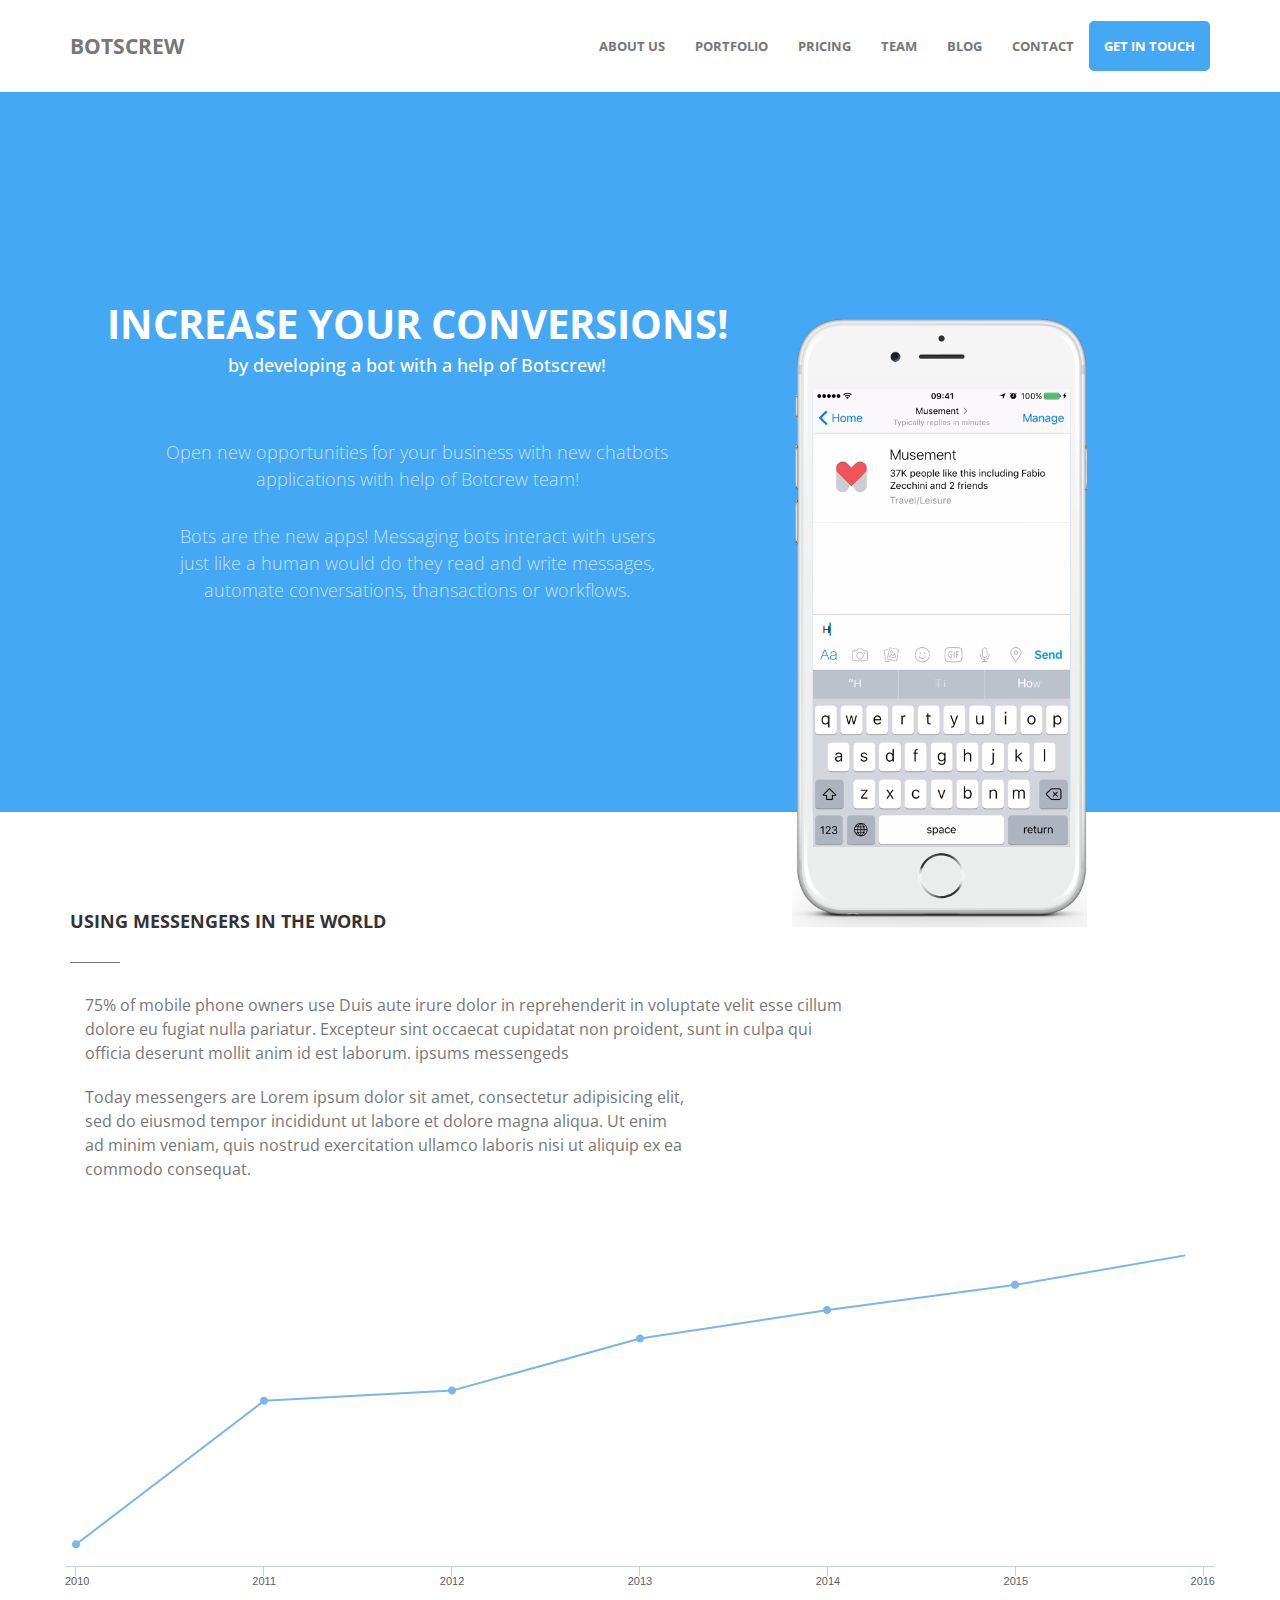
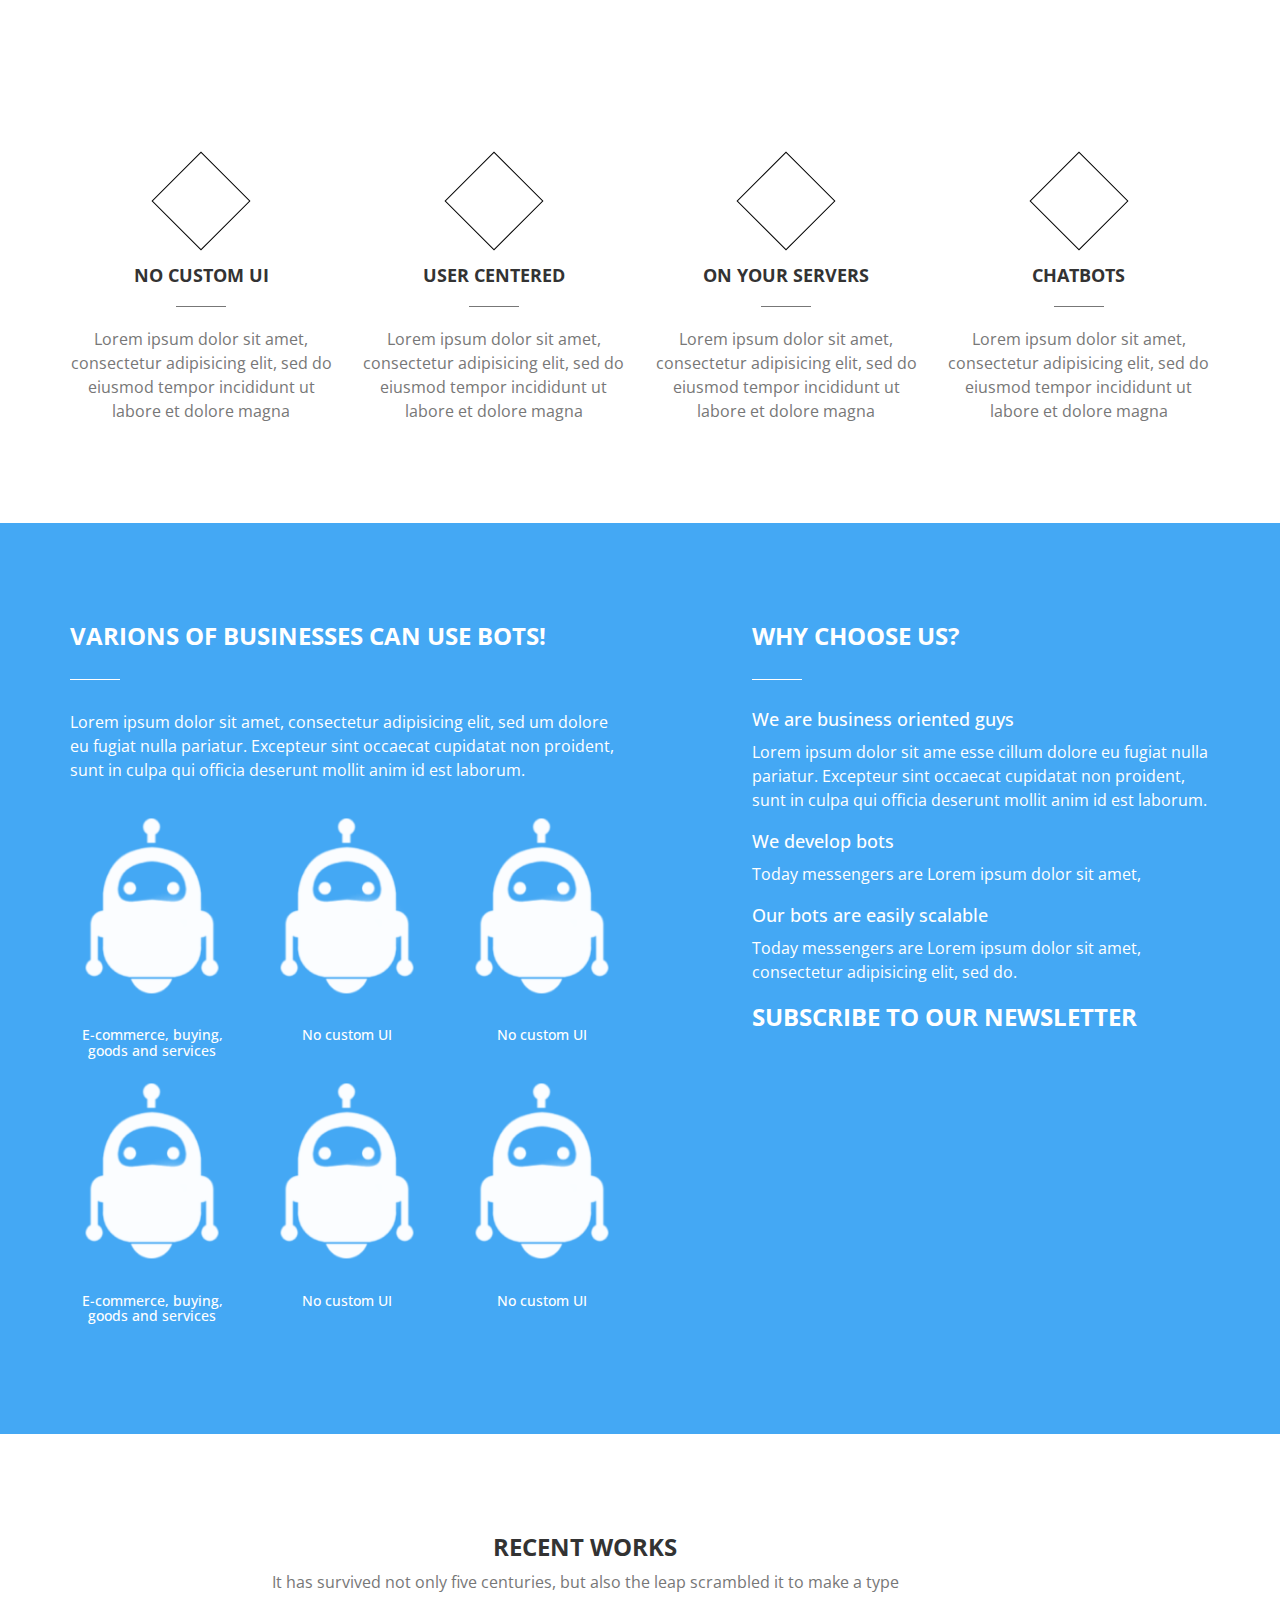
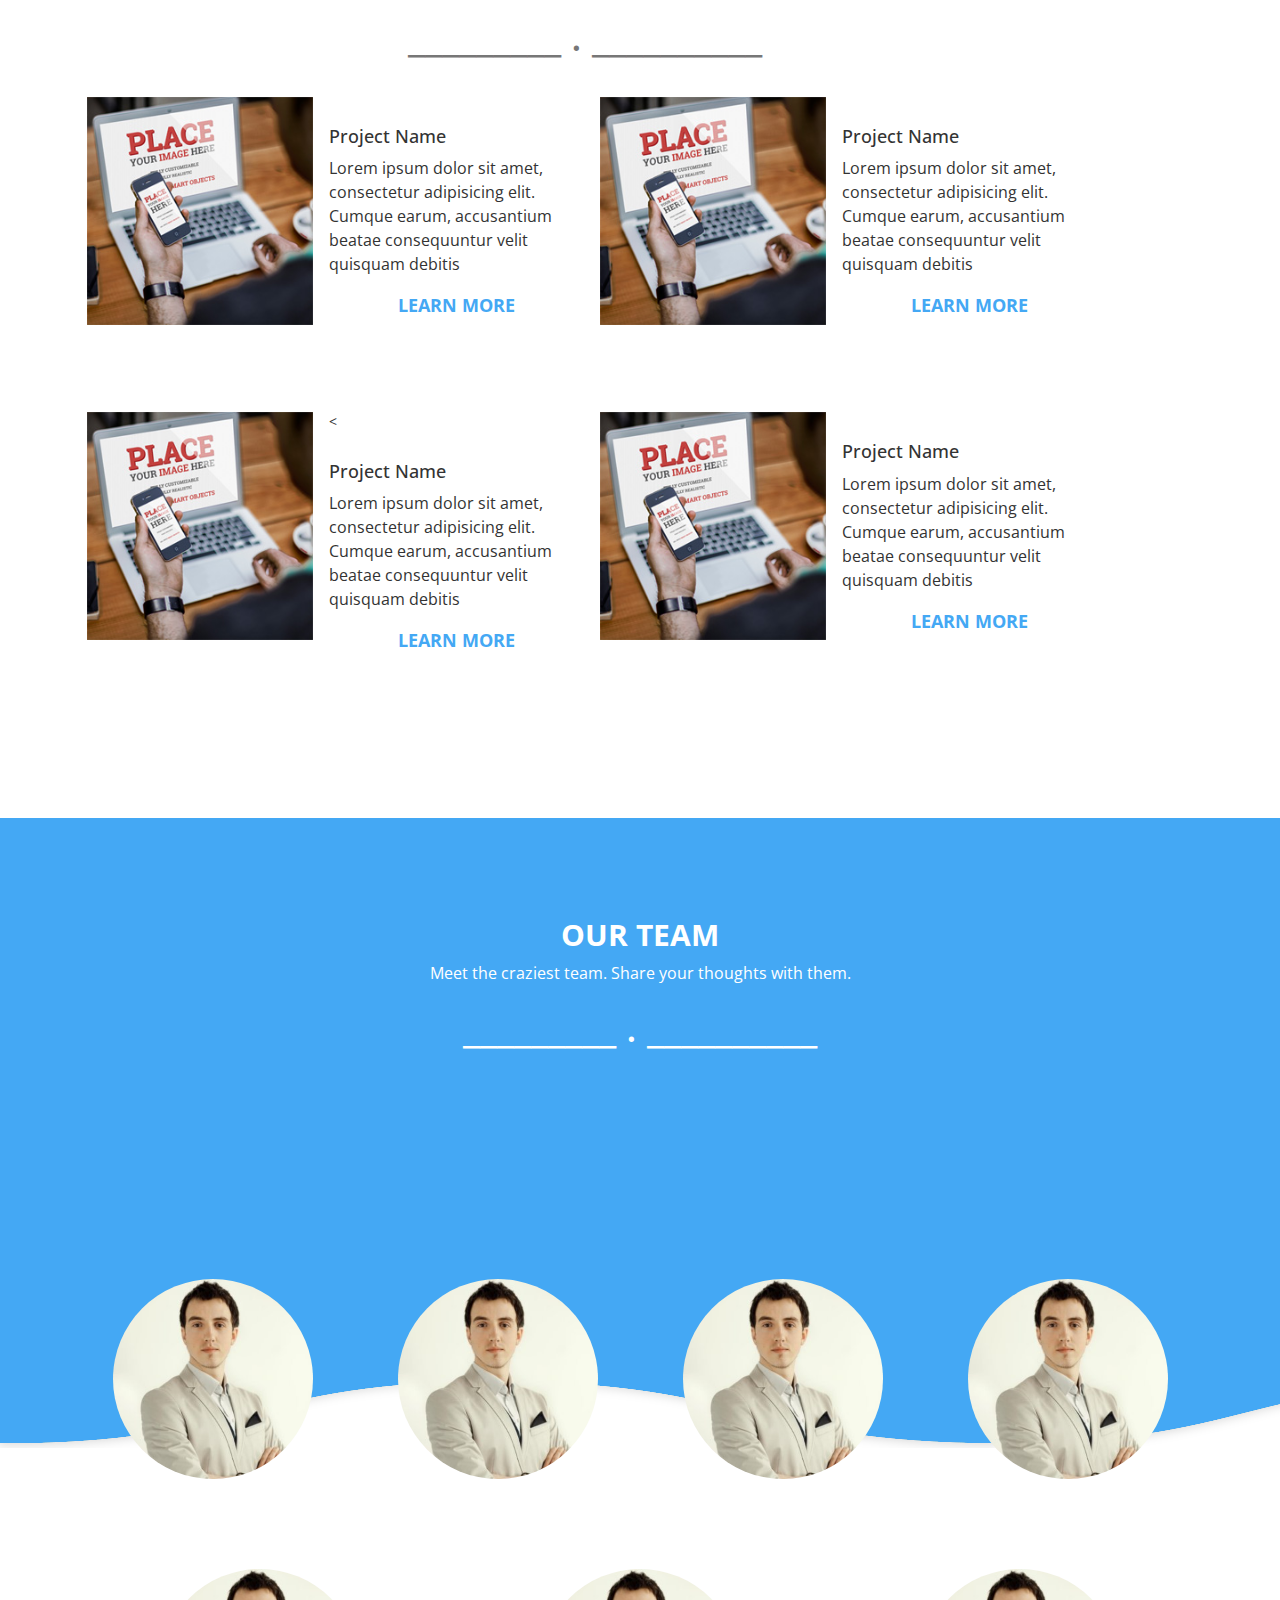
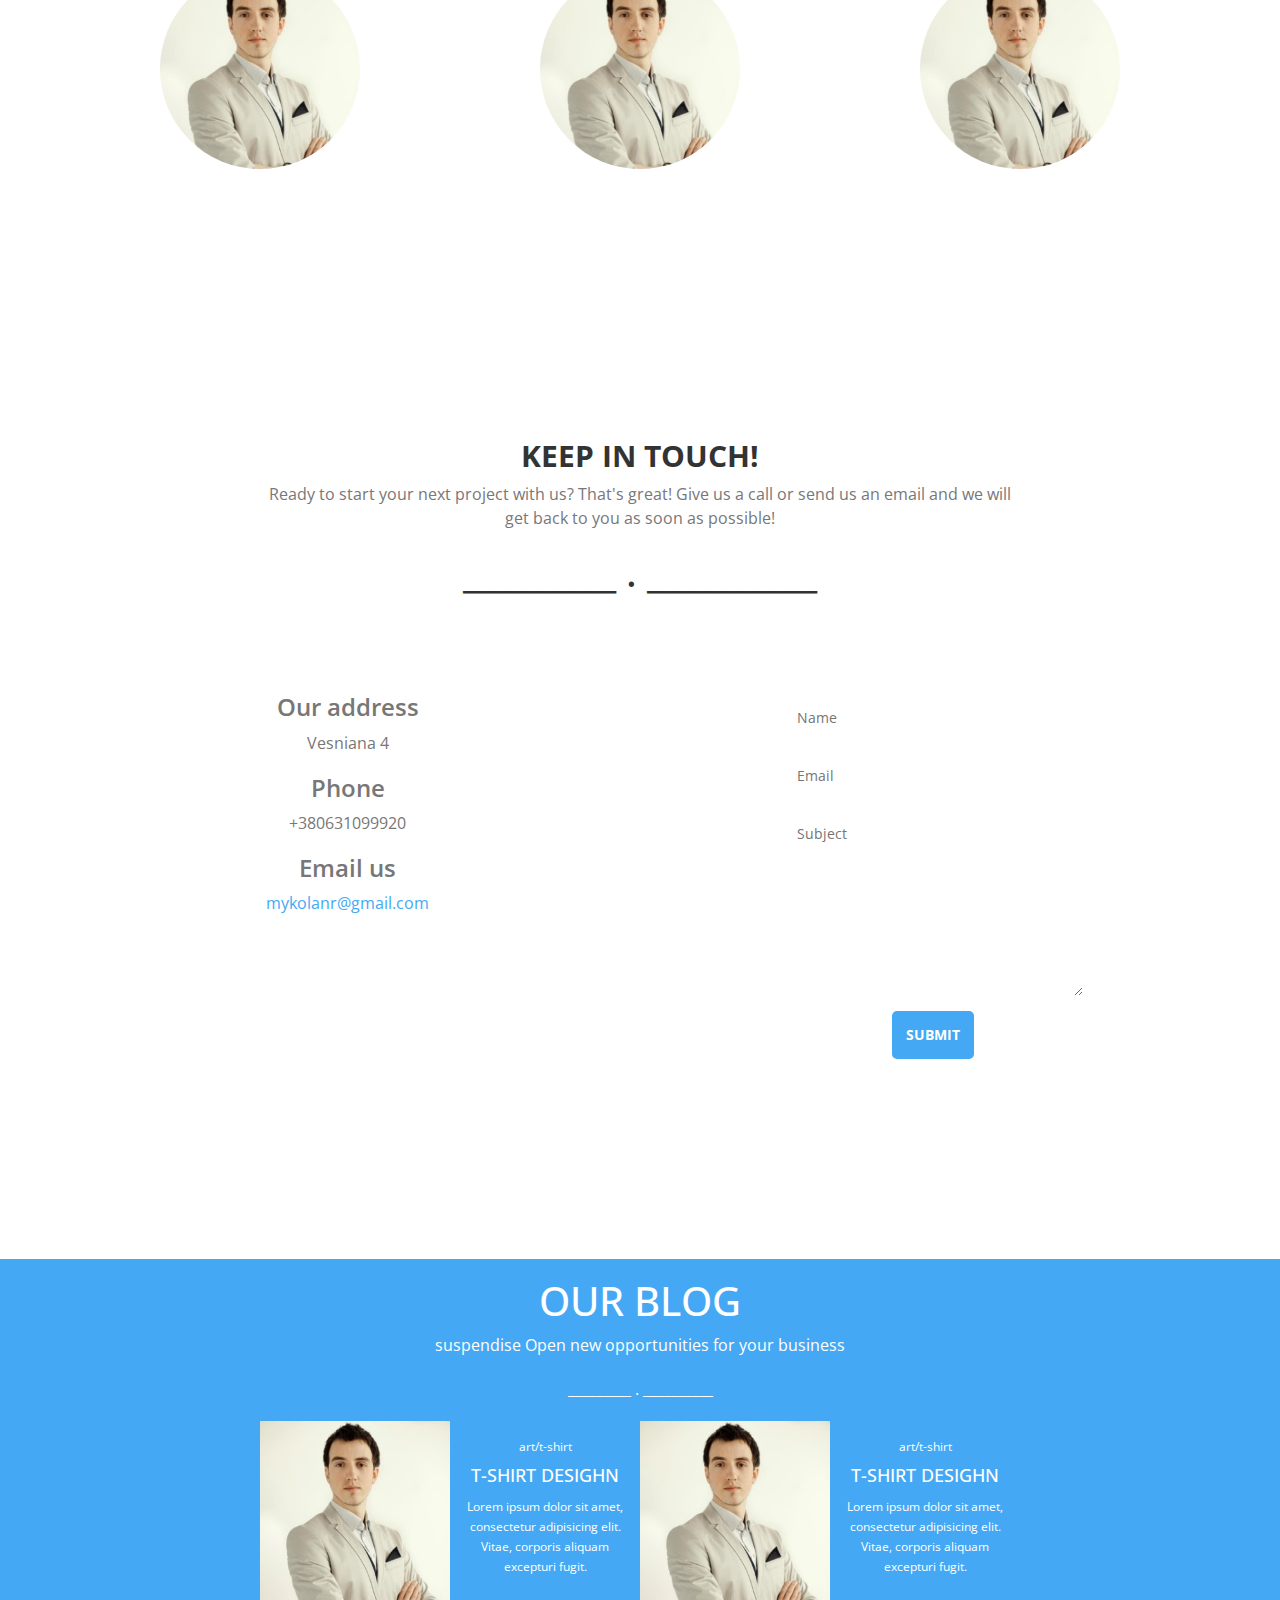
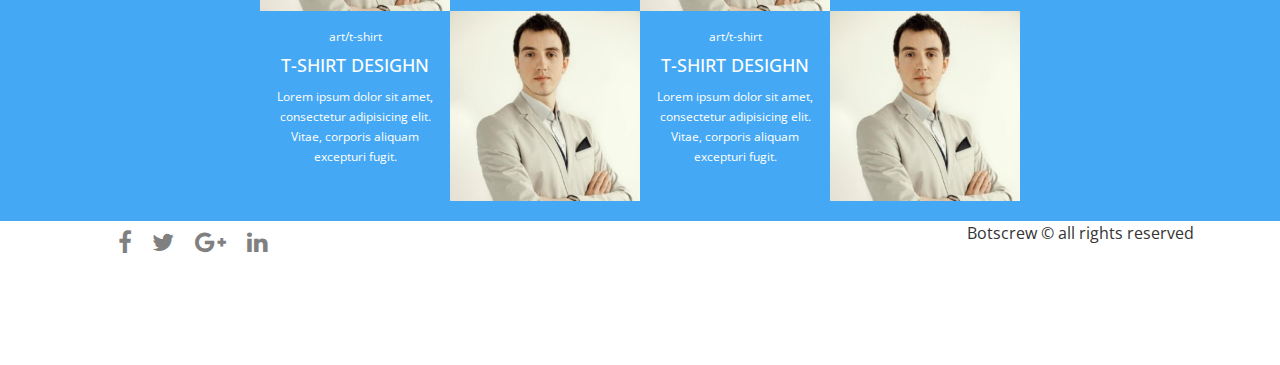
<file: Site/index.html>
<!DOCTYPE html>

<html lang="en"><head><meta http-equiv="Content-Type" content="text/html; charset=UTF-8">

    
    <meta http-equiv="X-UA-Compatible" content="IE=edge">
    <meta name="viewport" content="width=device-width, initial-scale=1">
    <meta name="description" content="">
    <meta name="author" content="">

    <title>BotsCrew</title>

    <!-- Custom Fonts -->
    <link href="./css/css" rel="stylesheet" type="text/css">
    <link href="./css/css(1)" rel="stylesheet" type="text/css">
    <link rel="stylesheet" href="./css/font-awesome.min.css" type="text/css">
    <link href="https://fonts.googleapis.com/css?family=Open+Sans:700" rel="stylesheet">

    <!-- Plugin CSS -->
    <link rel="stylesheet" href="./css/animate.min.css" type="text/css">

    <!-- Custom CSS -->
    <link rel="stylesheet" href="./css/main.css" type="text/css">
    <link rel="stylesheet" href="./css/waves.css" type="text/css">

    <!-- HTML5 Shim and Respond.js IE8 support of HTML5 elements and media queries -->
    <!-- WARNING: Respond.js doesn't work if you view the page via file:// -->
    <!--[if lt IE 9]>
        <script src="https://oss.maxcdn.com/libs/html5shiv/3.7.0/html5shiv.js"></script>
        <script src="https://oss.maxcdn.com/libs/respond.js/1.4.2/respond.min.js"></script>
    <![endif]-->

</head>


<body id="page-top">

  <nav id="header-bar" class="navbar navbar-default">
    <div class="container">
        <!-- Brand and toggle get grouped for better mobile display -->
        <div class="navbar-header">
            <button type="button" class="navbar-toggle collapsed" data-toggle="collapse" data-target="#bs-example-navbar-collapse-1">
                <span class="sr-only">Toggle navigation</span>
                <span class="icon-bar"></span>
                <span class="icon-bar"></span>
                <span class="icon-bar"></span>
            </button>
            <a class="navbar-brand page-scroll" href="https://mykolat.github.io/botsCrew/#page-top">BotsCrew</a>
        </div>

        <!-- Collect the nav links, forms, and other content for toggling -->
        <div class="collapse navbar-collapse" id="bs-example-navbar-collapse-1">
            <ul class="nav navbar-nav navbar-right">
                <li>
                    <a class="page-scroll" href="https://mykolat.github.io/botsCrew/#about">About us</a>
                </li>
                <li>
                    <a class="page-scroll" href="https://mykolat.github.io/botsCrew/#portfolio">Portfolio</a>
                </li>
                <li>
                    <a class="page-scroll" href="https://mykolat.github.io/botsCrew/#pricing">Pricing</a>
                </li>
                <li>
                    <a class="page-scroll" href="https://mykolat.github.io/botsCrew/#team">Team</a>
                </li>
                <li>
                    <a class="page-scroll" href="https://mykolat.github.io/botsCrew/#blog">Blog</a>
                </li>
                <li>
                    <a class="page-scroll" href="https://mykolat.github.io/botsCrew/#contact">Contact</a>
                </li>
                <li>
                    <a href="https://mykolat.github.io/botsCrew/#" class="button special">Get in touch</a>
                </li>
            </ul>
        </div>
    </div>
    <!-- /.container-fluid -->
</nav>

  <header>
    <div class="container">
        <div class="header-content row">
            <div class="header-content-inner container">
                <div class="col-md-7 pull-down">
                    <h1 style="font-size: 40px;">INCREASE YOUR CONVERSIONS!</h1>
                    <h4>by developing a  bot with a help of Botscrew!</h4>
                    <hr>
                    <p>Open new opportunities for your business with new chatbots applications with help of Botcrew team!</p>
                    <p>Bots are the new apps! Messaging bots interact with users just like a human would do they read and write messages, automate conversations, thansactions or workflows.</p>
                    <div class="fb-messengermessageus" 
                      messenger_app_id="APP_ID" 
                      page_id="PAGE_ID"
                      color="blue"
                      size="standard" >
                    </div>

                    <div class="btn fb-messengermessageus" messenger_app_id="532160876956612" page_id="325867517606997" color="white" size="xlarge"> </div>
                </div>
                <div class="col-md-4">
                    <div class="iphone-frame hidden-sm hidden-xs">
                            <video width="260" autoplay="" loop="" muted="">
                            <source src="video/MusementBot.mp4" type="video/mp4">
                            <source src="video/Avel.ogg" type="video/ogg"> Your browser does not support the video tag. </video>
                    </div>
                    </div>
                </div>
            </div>
        </div>
    
</header>



   <section id="about">
    <div class="container">
        <div class="row">
            <div class="col-lg-10 ">
                <h4 class="section-heading">Using messengers in the world</h4>
                <hr class="light light--pull-left">
                <p class="col-lg-10 text-muted">75% of mobile phone owners use Duis aute irure dolor in reprehenderit in voluptate velit esse cillum dolore eu fugiat nulla pariatur. Excepteur sint occaecat cupidatat non proident, sunt in culpa qui officia deserunt mollit anim id est
                    laborum. ipsums messengeds</p>
                <p class="col-lg-8 text-muted">Today messengers are Lorem ipsum dolor sit amet, consectetur adipisicing elit, sed do eiusmod tempor incididunt ut labore et dolore magna aliqua. Ut enim ad minim veniam, quis nostrud exercitation ullamco laboris nisi ut aliquip ex ea
                    commodo consequat.</p>
            </div> 
             <div class="" id="graphic" style="min-width: 310px; height: 400px; margin: 0 auto 20%">
           </div>           
    </div>
</section>

  <section id="services">
    <div class="container">
        <div class="row">
            <div class="col-lg-3 col-md-6 text-center">
                <div class="service-box">
                    <div class="box-image ">
                        <div><i class="fa fa-2x  fa-eye wow bounceIn text-primary" style="visibility: hidden; animation-name: none;"></i> </div>
                    </div>
                    <h4>No custom UI</h4>
                    <hr class="light">
                    <p class="text-muted">Lorem ipsum dolor sit amet, consectetur adipisicing elit, sed do eiusmod tempor incididunt ut labore et dolore magna </p>
                </div>
            </div>
            <div class="col-lg-3 col-md-6 text-center">
                <div class="service-box">
                    <div class="box-image ">
                        <div> <i class="fa fa-2x  fa-heart-o wow bounceIn text-primary" data-wow-delay=".1s" style="visibility: hidden; animation-delay: 0.1s; animation-name: none;"></i> </div>
                    </div>
                    <h4>User centered</h4>
                    <hr class="light">
                    <p class="text-muted">Lorem ipsum dolor sit amet, consectetur adipisicing elit, sed do eiusmod tempor incididunt ut labore et dolore magna </p>
                </div>
            </div>
            <div class="col-lg-3 col-md-6 text-center">
                <div class="service-box">
                    <div class="box-image ">
                        <div><i class="fa fa-2x fa-server wow bounceIn text-primary" data-wow-delay=".2s" style="visibility: hidden; animation-delay: 0.2s; animation-name: none;"></i></div>
                    </div>
                    <h4>On your servers</h4>
                    <hr class="light">
                    <p class="text-muted">Lorem ipsum dolor sit amet, consectetur adipisicing elit, sed do eiusmod tempor incididunt ut labore et dolore magna </p>
                </div>
            </div>
            <div class="col-lg-3 col-md-6 text-center">
                <div class="service-box">
                    <div class="box-image ">
                        <div><i class="fa fa-2x  fa-keyboard-o wow bounceIn text-primary" data-wow-delay=".3s" style="visibility: hidden; animation-delay: 0.3s; animation-name: none;"></i></div>
                    </div>
                    <h4>Chatbots</h4>
                    <hr class="light">
                    <p class="text-muted">Lorem ipsum dolor sit amet, consectetur adipisicing elit, sed do eiusmod tempor incididunt ut labore et dolore magna </p>
                </div>
            </div>
        </div>
    </div>
</section>


  <section id="about" class="bg-primary">
    <div class="container">
        <div class="row">
            <div class="col-md-6">
                <h3 class="section-heading">Varions of businesses can use bots!</h3>
                <hr class="light light--inverse light--pull-left">
                <p>Lorem ipsum dolor sit amet, consectetur adipisicing elit, sed um dolore eu fugiat nulla pariatur. Excepteur sint occaecat cupidatat non proident, sunt in culpa qui officia deserunt mollit anim id est laborum.</p>
                <div class="row">
    <div class="col-lg-4 col-md-6 text-center">
        <div class="box">
            <div class="box__robot"><i class="fa fa-2x fa-shopping-cart wow bounceIn text-primary" style="visibility: hidden; animation-name: none;"></i></div>
            <h5>E-commerce, buying, goods and services</h5> </div>
    </div>
    <div class="col-lg-4 col-md-6 text-center">
        <div class="box">
            <div class="box__robot"><i class="fa fa-2x fa-shopping-cart wow bounceIn text-primary" style="visibility: hidden; animation-name: none;"></i></div>
            <h5>No custom UI</h5>
        </div>
    </div>
    <div class="col-lg-4 col-md-6 text-center">
        <div class="box">
          <div class="box__robot"><i class="fa fa-2x fa-shopping-cart wow bounceIn text-primary" style="visibility: hidden; animation-name: none;"></i></div>
            <h5>No custom UI</h5>
        </div>
    </div>
</div>

<div class="row">
    <div class="col-lg-4 col-md-6 text-center">
          <div class="box">
            <div class="box__robot"><i class="fa fa-2x fa-shopping-cart wow bounceIn text-primary" style="visibility: hidden; animation-name: none;"></i></div>
            <h5>E-commerce, buying, goods and services</h5> </div>
    </div>
    <div class="col-lg-4 col-md-6 text-center">
        <div class="box">
            <div class="box__robot"><i class="fa fa-2x fa-shopping-cart wow bounceIn text-primary" style="visibility: hidden; animation-name: none;"></i></div>
            <h5>No custom UI</h5>
        </div>
    </div>
    <div class="col-lg-4 col-md-6 text-center">
        <div class="box">
            <div class="box__robot">
                <i class="fa fa-2x fa-shopping-cart wow bounceIn text-primary" style="visibility: hidden; animation-name: none;"></i>
            </div>
            <h5>No custom UI</h5>
        </div>
    </div>
</div>


            </div>
            <div class="col-md-5 col-md-offset-1">
                <h3 class="section-heading">Why choose us?</h3>
                <hr class="light light--inverse light--pull-left">
                <h4>We are business oriented guys</h4>
                <p>Lorem ipsum dolor sit ame esse cillum dolore eu fugiat nulla pariatur. Excepteur sint occaecat cupidatat non proident, sunt in culpa qui officia deserunt mollit anim id est laborum.</p>
                <h4>We develop bots</h4>
                <p>Today messengers are Lorem ipsum dolor sit amet, </p>
                <h4>Our bots are easily scalable</h4>
                <p>Today messengers are Lorem ipsum dolor sit amet, consectetur adipisicing elit, sed do.</p>
                <h3 class="section-heading">Subscribe to our newsletter</h3> </div>
        </div>
</div></section>

  <section id="portfolio">
    <div class="container-fluid">

        <div class="row container">

                <h3 class="section-heading text-center">Recent works</h3>
                <p class="text-muted text-center">It has survived not only five centuries, but also the leap scrambled it to make a type</p>
                <h1 class="text-muted text-center"> _________  .   __________</h1>            
        </div>
            

        <div class="row container">
            <div class="col-lg-6 col-sm-6 portfolio-item-left">
                <div class="col-lg-6">
                    <img src="./img/1.jpg" class="img-responsive" alt="">
                </div>
                    <div class="portfolio-box-caption">
                        <div class="portfolio-box-caption-content">
                            <div class="project-category text-faded">
                                Category
                            </div>
                            <div class="project-name">
                                <h4>Project Name</h4>
                                <p>Lorem ipsum dolor sit amet, consectetur adipisicing elit. Cumque earum, accusantium beatae consequuntur velit quisquam debitis</p>
                                <a href=""><h4 class="text-center text-uppercase"><b>learn more</b></h4></a>
                            </div>
                        </div>
                    </div>
            </div>
            <div class="col-lg-6 col-sm-6 portfolio-item-right">
                 <div class="col-lg-6">
                    <img src="./img/1.jpg" class="img-responsive" alt="">
                </div>
                    <div class="portfolio-box-caption">
                        <div class="portfolio-box-caption-content">
                            <div class="project-category text-faded">
                                Category
                            </div>
                            <div class="project-name">
                                <h4>Project Name</h4>
                                <p>Lorem ipsum dolor sit amet, consectetur adipisicing elit. Cumque earum, accusantium beatae consequuntur velit quisquam debitis</p>
                                <a href=""><h4 class="text-center text-uppercase"><b>learn more</b></h4></a>
                            </div>
                        </div>
                    </div>
            </div>
            <div class="col-lg-6 col-sm-6 portfolio-item-left">
                < <div class="col-lg-6">
                    <img src="./img/1.jpg" class="img-responsive" alt="">
                </div>
                    <div class="portfolio-box-caption">
                        <div class="portfolio-box-caption-content">
                            <div class="project-category text-faded">
                                Category
                            </div>
                            <div class="project-name">
                                <h4>Project Name</h4>
                                <p>Lorem ipsum dolor sit amet, consectetur adipisicing elit. Cumque earum, accusantium beatae consequuntur velit quisquam debitis</p>
                                <a href=""><h4 class="text-center text-uppercase"><b>learn more</b></h4></a>
                            </div>
                        </div>
                    </div>
            </div>
            <div class="col-lg-6 col-sm-6 portfolio-item-right">
               <div class="col-lg-6">
                    <img src="./img/1.jpg" class="img-responsive" alt="">
                </div>
                    <div class="portfolio-box-caption">
                        <div class="portfolio-box-caption-content">
                            <div class="project-category text-faded">
                                Category
                            </div>
                            <div class="project-name">
                                <h4>Project Name</h4>
                                <p>Lorem ipsum dolor sit amet, consectetur adipisicing elit. Cumque earum, accusantium beatae consequuntur velit quisquam debitis</p>
                                <a href=""><h4 class="text-center text-uppercase"><b>learn more</b></h4></a>
                            </div>
                        </div>
                    </div>
            </div>
           
        </div>
    </div>
</section>

  <section id="team" class="bg-primary">
    <div class="container">
        <!-- <div class="row"> -->
        <div class="col-lg-8 col-lg-offset-2 text-center">
            <h2 class="section-heading">Our team</h2>           
            <p>Meet the craziest team. Share your thoughts with them.</p>
            <h1 class="text-center light light--inverse"> _________  .   __________</h1> 
        </div>
        <!-- </div> -->
    </div>
    <div class="waves">
        <div class="wave bottom-wave"></div>
    </div>
</section>
<section class="team-members">
    <div class="container">
        <div class="col-md-3">
            <div class="box--member box booties booties--first">
                <div class="box__image"> <img src="./img/ivan.jpg" alt="member">
                    <!-- <img class="fun" src="img/team/ivan_fun.jpg" alt="member"> -->
                    <div class="box__hover">
                        <div class="box__text">
                            <div class="box__text-name">Ivan</div>
                            <div class="bot__text-row">CEO</div>
                        </div>
                    </div>
                </div>
            </div>
        </div>
        <div class="col-md-3">
            <div class="box--member box booties booties--second">
                <div class="box__image"> <img src="./img/ivan.jpg" alt="member">
                    <!-- <img class="fun" src="img/team/ivan_fun.jpg" alt="member"> -->
                    <div class="box__hover">
                        <div class="box__text">
                            <div class="box__text-name">Ivan</div>
                            <div class="bot__text-row">CEO</div>
                        </div>
                    </div>
                </div>
            </div>
        </div>
        <div class="col-md-3">
            <div class="box--member box booties booties--third">
                <div class="box__image"> <img src="./img/ivan.jpg" alt="member">
                    <!-- <img class="fun" src="img/team/ivan_fun.jpg" alt="member"> -->
                    <div class="box__hover">
                        <div class="box__text">
                            <div class="box__text-name">Ivan</div>
                            <div class="bot__text-row">CEO</div>
                        </div>
                    </div>
                </div>
            </div>
        </div>
        <div class="col-md-3">
            <div class="box--member box booties booties--last">
                <div class="box__image"> <img src="./img/ivan.jpg" alt="member">
                    <!-- <img class="fun" src="img/team/ivan_fun.jpg" alt="member"> -->
                    <div class="box__hover">
                        <div class="box__text">
                            <div class="box__text-name">Ivan</div>
                            <div class="bot__text-row">CEO</div>
                        </div>
                    </div>
                </div>
            </div>
        </div>
        <div class="col-md-4">
            <div class="box--member box">
                <div class="box__image"> <img src="./img/ivan.jpg" alt="member">
                    <!-- <img class="fun" src="img/team/ivan_fun.jpg" alt="member"> -->
                    <div class="box__hover">
                        <div class="box__text">
                            <div class="box__text-name">Ivan</div>
                            <div class="bot__text-row">CEO</div>
                        </div>
                    </div>
                </div>
            </div>
        </div>
        <div class="col-md-4">
            <div class="box--member box">
                <div class="box__image"> <img src="./img/ivan.jpg" alt="member">
                    <!-- <img class="fun" src="img/team/ivan_fun.jpg" alt="member"> -->
                    <div class="box__hover">
                        <div class="box__text">
                            <div class="box__text-name">Ivan</div>
                            <div class="bot__text-row">CEO</div>
                        </div>
                    </div>
                </div>
            </div>
        </div>
        <div class="col-md-4">
            <div class="box--member box">
                <div class="box__image"> <img src="./img/ivan.jpg" alt="member">
                    <!-- <img class="fun" src="img/team/ivan_fun.jpg" alt="member"> -->
                    <div class="box__hover">
                        <div class="box__text">
                            <div class="box__text-name">Ivan</div>
                            <div class="bot__text-row">CEO</div>
                        </div>
                    </div>
                </div>
            </div>
        </div>
    </div>
</section>

  <section id="contact">
    <div class="container">
        <div class="row">
            <div class="col-lg-8 col-lg-offset-2 text-center">
                <h2 class="section-heading">Keep In Touch!</h2>
                
                <p class="text-muted">Ready to start your next project with us? That's great! Give us a call or send us an email and we will get back to you as soon as possible!</p>
                <h1 class="text-center light light--inverse"> _________  .   __________</h1> 
            </div>
            <div class="text-muted">
                <div class="col-lg-6 text-center pull-down">
                    <h3 class="section-heading section-heading--muted">Our address</h3>
                    <p>Vesniana 4</p>
                    <h3 class="section-heading section-heading--muted">Phone</h3>
                    <p>+380631099920</p>
                    <h3 class="section-heading section-heading--muted">Email us</h3>
                    <p> <a href="mailto:mykolanr@gmail.com">mykolanr@gmail.com</a> </p>
                </div>
                <div class="col-lg-6 text-center pull-down"> 
    <form action="https://mykolat.github.io/botsCrew/post" data-sending="sumbmiting.." data-sent="Thanks, we will contact you soon" data-submit="submit" data-error="Error" data-email="mykolanr@gmail.com" class="center-block form-stacked">
    <input type="text" name="usrname" class="field-light" placeholder="Name">
    <input type="email" name="email" class="field-light" placeholder="Email">
    <input type="text" name="subject" class="field-light" placeholder="Subject">
    <textarea type="text" name="message" class="field-light" rows="5" placeholder="Message"> </textarea>
    <!-- <input type="text" name="_gotcha" style="display:none" /> -->
    <button type="submit" class="center-block btn btn-primary button special">submit</button>
      <!-- <a href="#" class="button special">Get in touch</a> -->
</form>
 </div>
            </div>
        </div>
</div></section>


<section id="blog">
    <footer>   
      <div class="container">
        <div class="header-content row">
            <div class="header-content-inner container">

               <div class="col-lg-8 col-lg-offset-2 text-center">
                    <h1 class="text-uppercase">our blog</h1>
                    <p>suspendise Open new opportunities for your business<p>                   
                    <p>_________  .   __________</p>


                        
                    <div class="row">
                            <div class="col-lg-3 col-md-6 text-center blog-pic">
                               <img src="img/ivan.jpg" alt="pic" class="img-responsive">
                            </div>

                            <div class="col-lg-3 col-md-6 text-center blog-item">
                                <small>art/t-shirt</small>
                                <h4 class="text-uppercase">T-shirt desighn</h4>
                                <small>Lorem ipsum dolor sit amet, consectetur adipisicing elit. Vitae, corporis aliquam excepturi fugit.</small>
                            </div>

                            <div class="col-lg-3 col-md-6 text-center blog-pic">
                                <img src="img/ivan.jpg" alt="pic" class="img-responsive">
                            </div>
                            
                            <div class="col-lg-3 col-md-6 text-center blog-item">
                                <small>art/t-shirt</small>
                                <h4 class="text-uppercase">T-shirt desighn</h4>
                                <small>Lorem ipsum dolor sit amet, consectetur adipisicing elit. Vitae, corporis aliquam excepturi fugit.</small>
                            </div>
                     </div>       
                    <div class="row list-group">
                            <div class="col-lg-3 col-md-6 text-center blog-item">
                               <small>art/t-shirt</small>
                                <h4 class="text-uppercase">T-shirt desighn</h4>
                                <small>Lorem ipsum dolor sit amet, consectetur adipisicing elit. Vitae, corporis aliquam excepturi fugit.</small>
                            </div>

                            <div class="col-lg-3 col-md-6 text-center blog-pic">                                
                                 <img src="img/ivan.jpg" alt="pic" class="img-responsive">                              
                            </div>

                             <div class="col-lg-3 col-md-6 text-center blog-item">
                                 <small>art/t-shirt</small>
                                <h4 class="text-uppercase">T-shirt desighn</h4>
                                <small>Lorem ipsum dolor sit amet, consectetur adipisicing elit. Vitae, corporis aliquam excepturi fugit.</small>
                            </div>

                            <div class="col-lg-3 col-md-6 text-center blog-pic">                                
                                 <img src="img/ivan.jpg" alt="pic" class="img-responsive">                              
                            </div>
                        </div>

                        </div>                     
                </div>
            </div>
        </div>
   </footer>
        <div class="row" id="social-networks">
            <div class="col-lg-8 col-lg-offset-1">
                        <a href="http:/www.fb.com" class="fa fa-facebook social-link" aria-hidden="true"></a>
                        <a href="https://twitter.com" class="fa fa-twitter social-link" aria-hidden="true"></a>
                        <a href="https://plus.google.com" class="fa fa-google-plus social-link" aria-hidden="true"></a>
                        <a href="https://www.linkedin.com/" class="fa fa-linkedin social-link" aria-hidden="true"></a>              
            </div>
                    <p >Botscrew &#169; all rights reserved</p>
        </div>
</section>

    





  <!-- jQuery -->
<script src="./js/jquery.js"></script>
<!-- Bootstrap Core JavaScript -->
<script src="./js/bootstrap.min.js"></script>
<!-- Plugin JavaScript -->
<script src="./js/jquery.easing.min.js"></script>
<script src="./js/jquery.fittext.js"></script>
<script src="./js/wow.min.js"></script>
<script src="./js/highcharts.js"></script>
<!-- Custom Theme JavaScript -->
<script src="./js/creative.js"></script>



</body>

</html>
</file>
<file: Site/css/waves.css>
@-moz-keyframes waves { 0% { left: 0; }
  100% { left: -998px; } }
@-webkit-keyframes waves { 0% { left: 0; }
  100% { left: -998px; } }
@-o-keyframes waves { 0% { left: 0; }
  100% { left: -998px; } }
@-ms-keyframes waves { 0% { left: 0; }
  100% { left: -998px; } }
@keyframes waves { 0% { left: 0; }
  100% { left: -998px; } }
@-moz-keyframes booties { 0% { top: 0; }
  10% { top: 15px; }
  60% { top: 40px; }
  80% { top: 30px; }
  100% { top: 0; } }
@-webkit-keyframes booties { 0% { top: 0; }
  10% { top: 15px; }
  60% { top: 40px; }
  80% { top: 30px; }
  100% { top: 0; } }
@-o-keyframes booties { 0% { top: 0; }
  10% { top: 15px; }
  60% { top: 40px; }
  80% { top: 30px; }
  100% { top: 0; } }
@-ms-keyframes booties { 0% { top: 0; }
  10% { top: 15px; }
  60% { top: 40px; }
  80% { top: 30px; }
  100% { top: 0; } }
@keyframes booties { 0% { top: 0; }
  10% { top: 15px; }
  60% { top: 40px; }
  80% { top: 30px; }
  100% { top: 0; } }
.waves { position: absolute; bottom: 0; left: 0; width: 4990px; z-index: 0; }
.waves .wave { position: absolute; width: 100%; height: 300px; background-image: url("../img/wave.png"); background-repeat: repeat-x; }
.waves .wave.bottom-wave { -webkit-animation: waves 22s infinite linear; -moz-animation: waves 22s infinite linear; -ms-animation: waves 22s infinite linear; -o-animation: waves 22s infinite linear; animation: waves 22s infinite linear; }

@media (min-width: 890px) { .booties { position: relative; }
  .booties--first { -webkit-animation: booties 7s infinite linear; -moz-animation: booties 7s infinite linear; -ms-animation: booties 7s infinite linear; -o-animation: booties 7s infinite linear; animation: booties 7s infinite linear; }
  .booties--second { -webkit-animation: booties 4s infinite linear; -moz-animation: booties 4s infinite linear; -ms-animation: booties 4s infinite linear; -o-animation: booties 4s infinite linear; animation: booties 4s infinite linear; }
  .booties--third { -webkit-animation: booties 6s infinite linear; -moz-animation: booties 6s infinite linear; -ms-animation: booties 6s infinite linear; -o-animation: booties 6s infinite linear; animation: booties 6s infinite linear; }
  .booties--last { -webkit-animation: booties 5s infinite linear; -moz-animation: booties 5s infinite linear; -ms-animation: booties 5s infinite linear; -o-animation: booties 5s infinite linear; animation: booties 5s infinite linear; } }
</file>
